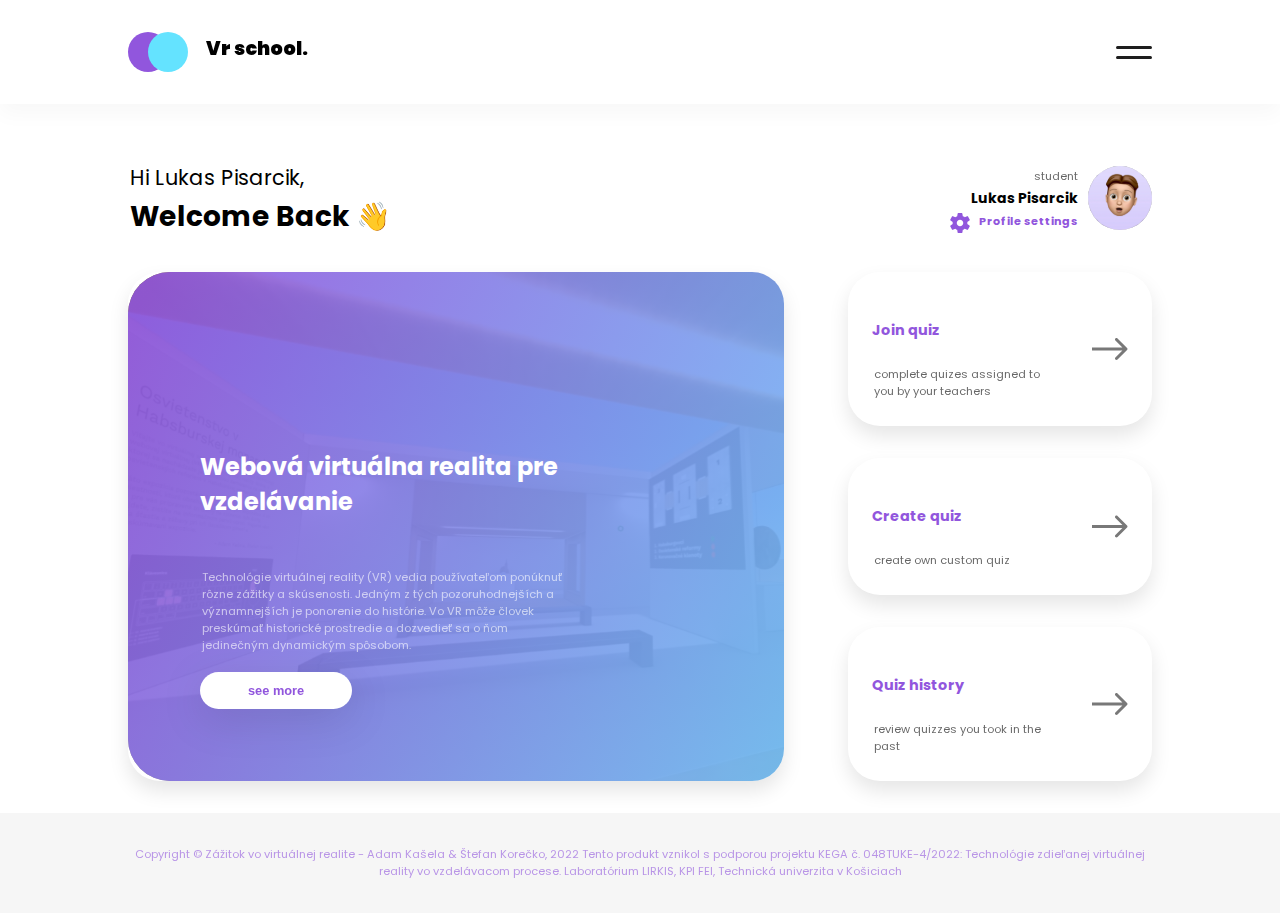
<file: src/index.html>
<!DOCTYPE html>
<html lang="en">
<head>
    <meta charset="UTF-8">
    <meta http-equiv="X-UA-Compatible" content="IE=edge">
    <meta name="viewport" content="width=device-width, initial-scale=1.0">
    <link rel="stylesheet" href="styles.css">
    <link rel="preconnect" href="https://fonts.googleapis.com"><link rel="preconnect" href="https://fonts.gstatic.com" crossorigin><link href="https://fonts.googleapis.com/css2?family=Poppins:wght@100;400;700;900&display=swap" rel="stylesheet">
    
    <title>Home</title>
</head>
<body>
    <div class="overlay"></div>
    <div class="sidebar">
        <div class="flexCol">
            <img src="assets/closeTest.svg" alt="" id="closeSidebar" width="50px">
            <div class="secondCol">
                <img src="assets/profile.svg" alt="">
                <p class="boldTest">Lukas Pisarcik</p>
                <p class="secondaryText">student</p>
            </div>
            <div class="secondCol">
                <p class="boldTest" id="joinBtn">Join Quiz</p>
                <p class="boldTest" id="createBtn">Create Quiz</p>
                <p class="boldTest" id="historyBtn">Quiz History</p>
                <p class="boldTest" id="profileBtn">Profile settings</p>
            </div>
            <a href="login.html">
                <img src="assets/logoutWhite.svg" alt="" width="30px">
            </a>
            </div>
    </div>
    <dialog id="testHistory" class="modal card">
        <div class="close">
            <img src="assets/close.svg" alt="" id="historyClose">            
        </div>
        <p class="boldText heading">Quiz history</p>
        <div class="quizOption">
            <div class="history">
                <div>
                    <p class="boldText">History test</p>
                    <p class="secondaryText">16.11.2022</p>
                </div>
                <div class="score">
                    <h5>SCORE</h5>
                    <p class="boldText">1.5/3</p>
                </div>
            </div>
            <a href="results.html" class="mainButton">preview</a>
        </div>
        <div class="quizOption">
            <div class="history">
                <div>
                    <p class="boldText">History test</p>
                    <p class="secondaryText">16.11.2022</p>
                </div>
                <div class="score">
                    <h5>SCORE</h5>
                    <p class="boldText">1.5/3</p>
                </div>
            </div>
            <a href="results.html" class="mainButton">preview</a>
        </div>
        <div class="quizOption">
            <div class="history">
                <div>
                    <p class="boldText">History test</p>
                    <p class="secondaryText">16.11.2022</p>
                </div>
                <div class="score">
                    <h5>SCORE</h5>
                    <p class="boldText">1.5/3</p>
                </div>
            </div>
            <a href="results.html" class="mainButton">preview</a>
        </div>
        <div class="quizOption">
            <div class="history">
                <div>
                    <p class="boldText">History test</p>
                    <p class="secondaryText">16.11.2022</p>
                </div>
                <div class="score">
                    <h5>SCORE</h5>
                    <p class="boldText">1.5/3</p>
                </div>
            </div>
            <a href="results.html" class="mainButton">preview</a>
        </div>
        <div class="quizOption">
            <div class="history">
                <div>
                    <p class="boldText">History test</p>
                    <p class="secondaryText">16.11.2022</p>
                </div>
                <div class="score">
                    <h5>SCORE</h5>
                    <p class="boldText">1.5/3</p>
                </div>
            </div>
            <a href="results.html" class="mainButton">preview</a>
        </div>
    </dialog>

    <dialog id="join" class="modal card">
        <div class="close">
            <img src="assets/close.svg" alt="" id="joinClose">            
        </div>
        <p class="boldText heading">Select quiz</p>
        <div class="quizOption">
            <div class="description">
                <div class="name">
                    <p class="boldText">History test</p>
                    <div class="language">
                        <img src="assets/language.svg">
                        <p class="colorText">SK</p>
                    </div>
                </div>
                <p class="secondaryText">
                    Habsburg monarchi quiz with interactive questions
                </p>
            </div>
            <a class="mainButton" href="test.html">Take quiz</a>
        </div>
        <div class="quizOption">
            <div class="description">
                <div class="name">
                    <p class="boldText">History test</p>
                    <div class="language">
                        <img src="assets/language.svg">
                        <p class="colorText">SK</p>
                    </div>
                </div>
                <p class="secondaryText">
                    Habsburg monarchi quiz with interactive questions
                </p>
            </div>
            <a class="mainButton" href="test.html">Take quiz</a>
        </div>
        <div class="quizOption">
            <div class="description">
                <div class="name">
                    <p class="boldText">History test</p>
                    <div class="language">
                        <img src="assets/language.svg">
                        <p class="colorText">SK</p>
                    </div>
                </div>
                <p class="secondaryText">
                    Habsburg monarchi quiz with interactive questions
                </p>
            </div>
            <a class="mainButton" href="test.html">Take quiz</a>
        </div>
        <div class="quizOption">
            <div class="description">
                <div class="name">
                    <p class="boldText">History test</p>
                    <div class="language">
                        <img src="assets/language.svg">
                        <p class="colorText">SK</p>
                    </div>
                </div>
                <p class="secondaryText">
                    Habsburg monarchi quiz with interactive questions
                </p>
            </div>
            <a class="mainButton" href="test.html">Take quiz</a>
        </div>
        <div class="quizOption">
            <div class="description">
                <div class="name">
                    <p class="boldText">History test</p>
                    <div class="language">
                        <img src="assets/language.svg">
                        <p class="colorText">SK</p>
                    </div>
                </div>
                <p class="secondaryText">
                    Habsburg monarchi quiz with interactive questions
                </p>
            </div>
            <a class="mainButton" href="test.html">Take quiz</a>
        </div>
    </dialog>

    
    <dialog class="modal card" id="profileSettings">
        <div class="close">
            <img src="assets/close.svg" alt="" id="profileClose">            
        </div>
        <p class="boldText heading">Select quiz</p>
        <div class="profileSettings">
            <div>
                <img src="assets/editProfile.svg" alt="">
                <p class="secondaryText">student</p>
                <p class="boldText">Lukas Pisarcik</p>
            </div>
            <div class="input">
                <div class="label">
                    <p class="smallBoldText">email</p>
                    <p class="colorText">change</p>
                </div>
                <input type="email" placeholder="luky.pisarcik@gmail.com">
            </div>
            <div class="input">
                <div class="label">
                    <p class="smallBoldText">password</p>
                    <p class="colorText">change</p>
                </div>
                <input type="password" placeholder="***********">
            </div>
            <button class="mainButton secondaryButton">Save</button>
            <a class="mainButton logout" href="login.html">
                    <p>Logout</p>
                    <img src="assets/logout.svg" alt="">
            </a>
        </div>
    </dialog>


    <dialog class="modal card" id="createQuiz">
        <div class="close">
            <img src="assets/close.svg" alt="" id="createClose">            
        </div>
        <p class="boldText heading">Create quiz</p>
        <div class="profileSettings">
            <input type="text" placeholder="Quiz name*">
            <input type="text" placeholder="Quiz description">
            <p class="boldText">Import petri net scenario</p>
            <div class="petriNet">
                <select name="petri net" id="petriNet" class="file select mainButton">
                    <option value="predefined">predefined</option>
                    <option value="predefined">predefined</option>
                    <option value="predefined">predefined</option>
                </select>
                <button class="file mainButton">
                    <p class="secondaryText">file from system</p>
                    <img src="assets/upload.svg" alt="">
                </button>
            </div>
            <p class="boldText">Invite people</p>
            <input type="text" placeholder="search for person">
            <div>
                <div class="groups">
                    <p class="active">groupTue</p>
                    <p class="active">groupTue</p>
                    <p>groupTue</p>
                    <p>groupTue</p>
                </div>
                <div class="groups">
                    <p>groupTue</p>
                    <p>groupTue</p>
                    <p>groupTue</p>
                    <p class="active">groupTue</p>
                </div>
            </div>
            <button id="createQuizBtn" class="mainButton secondaryButton">Create quiz</button>
        </div>
    </dialog>

    <div class="navbar">
        <div class="testik">
            <div class="logo">
                <img src="assets/logosvg.svg">
                <h3>Vr school.</h3>
            </div>
            <img src="assets/hamburger.svg" alt="" id="menu">
        </div>
    </div>

    <div class="container">
        <div class="mainContent">
            <div class="welcomeAndProfile">
                <div class="welcome">
                    <h2>Hi Lukas Pisarcik,</h2>
                    <h1>Welcome Back 👋</h1>
                </div>
                <div class="profile">
                    <div>
                        <p class="secondaryText">student</p>
                        <p class="boldText">Lukas Pisarcik</p>
                        <div class="settings" id="profileArrow">
                            <img src="assets/settings.svg" alt="">
                            <p class="colorText">Profile settings</p>
                        </div>
                    </div>
                    <img src="assets/profile.svg" alt="" class="profilePicture">
                </div>
            </div>
            <div class="selectionBoxes">
                <div class="about card">
                    <div class="content">
                        <h4>Webová virtuálna realita pre vzdelávanie</h4>
                        <p class="secondaryText">Technológie virtuálnej reality (VR) vedia používateľom ponúknuť rôzne zážitky a skúsenosti. Jedným z tých pozoruhodnejších a významnejších je ponorenie do histórie. Vo VR môže človek preskúmať historické prostredie a dozvedieť sa o ňom jedinečným dynamickým spôsobom.</p>
                        <button class="mainButton">see more</button>
                    </div>
                </div>
                <div class="quizBoxes">
                    <div class="card">
                        <div>
                            <h5>Join quiz</h5>
                            <p class="secondaryText">complete quizes assigned to you by your teachers</p>
                        </div>
                        <img src="assets/arrow.svg" alt="" id="joinArrow">
                    </div>
                    <div class="card">
                        <div>
                            <h5>Create quiz</h5>
                            <p class="secondaryText">create own custom quiz</p>
                        </div>
                        <img src="assets/arrow.svg" alt="" id="createArrow">
                    </div>
                    <div class="card">
                        <div>
                            <h5>Quiz history</h5>
                            <p class="secondaryText">review quizzes you took in the past  </p>
                        </div>
                        <img src="assets/arrow.svg" alt="" id="historyArrow">
                    </div>
                </div>
            </div>
        </div>
    </div>
    <footer class="footer">
        <p>
        Copyright © Zážitok vo virtuálnej realite - Adam Kašela & Štefan Korečko, 2022
        Tento produkt vznikol s podporou projektu KEGA č. 048TUKE-4/2022: Technológie zdieľanej virtuálnej reality vo vzdelávacom procese.
        Laboratórium LIRKIS, KPI FEI, Technická univerzita v Košiciach
        </p>
    </footer>
</body>
<script src="main.js"></script>
</html>
</file>
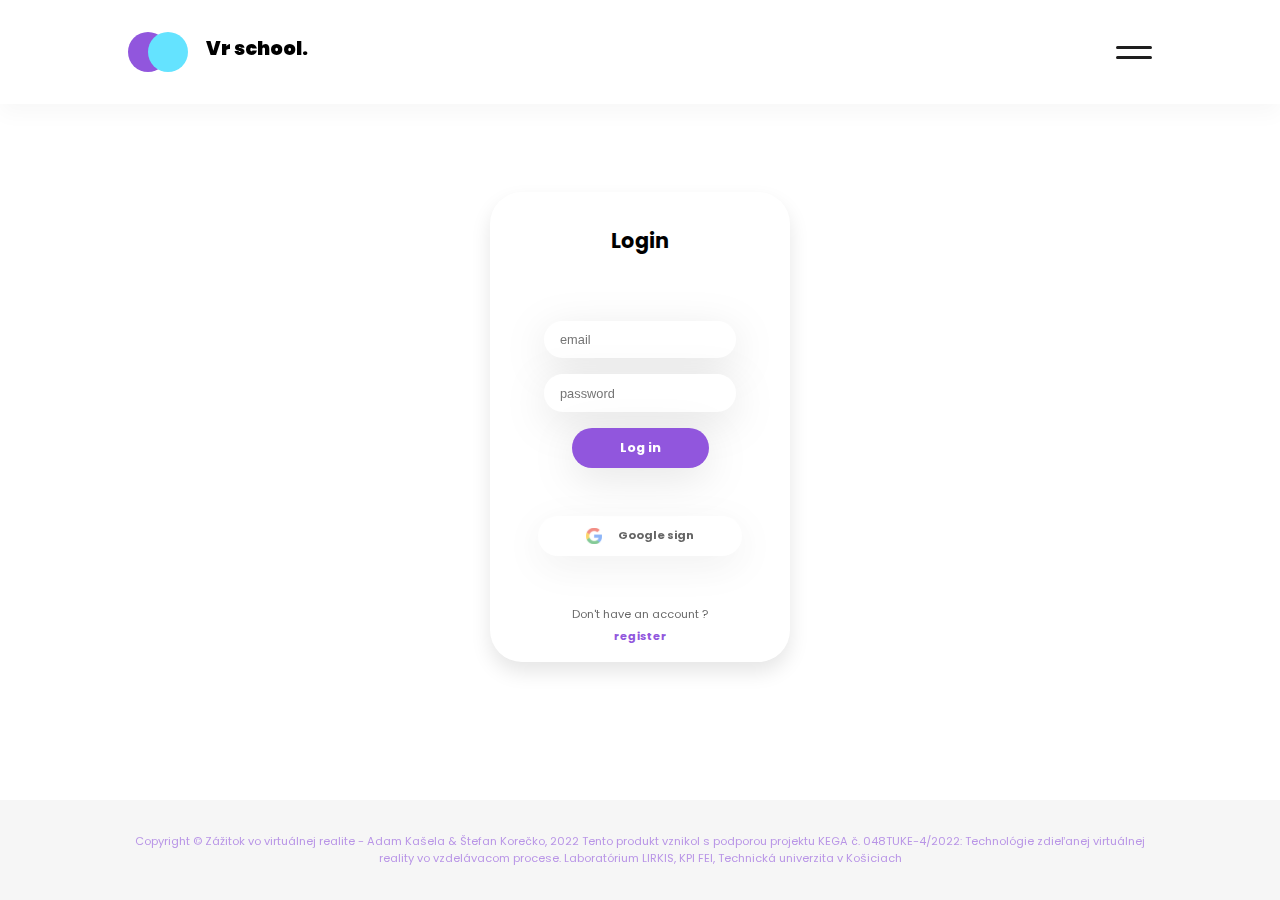
<file: src/login.html>
<!DOCTYPE html>
<html lang="en">
<head>
    <meta charset="UTF-8">
    <meta http-equiv="X-UA-Compatible" content="IE=edge">
    <meta name="viewport" content="width=device-width, initial-scale=1.0">
    <link rel="stylesheet" href="styles.css">
    <link rel="preconnect" href="https://fonts.googleapis.com"><link rel="preconnect" href="https://fonts.gstatic.com" crossorigin><link href="https://fonts.googleapis.com/css2?family=Poppins:wght@100;400;700;900&display=swap" rel="stylesheet">
    
    <title>Home</title>
</head>
<body>
    <div class="navbar">
        <div class="testik">
            <div class="logo">
                <img src="assets/logosvg.svg">
                <h3>Vr school.</h3>
            </div>
            <img src="assets/hamburger.svg" alt="" id="menu">
        </div>
    </div>
    <div class="container">
        <div class="mainContent">
            <div class="card center">
                <p class="boldText heading">Login</p>
                <div class="flex-col">
                    <div class="input">
                        <input type="email" placeholder="email">
                    </div>
                    <div class="input">
                        <input type="password" placeholder="password">
                    </div>
                    <a class="mainButton secondaryButton" href="index.html" style="color: white;">Log in</a>
           
                </div>
                <a class="mainButton" style="color: black; opacity: 0.6; font-size: 0.7rem;"href="index.html"><img src="assets/google.svg" width="16px" style="vertical-align: middle; margin-right: 1rem;">Google sign</a>
                <div style="text-align: center;">
                    <p class="secondaryText">Don't have an account ?</p>
                    <a href="register.html">register</a>    
                </div>
            </div>
        </div>
    </div>
    <footer class="footer">
        <p>
        Copyright © Zážitok vo virtuálnej realite - Adam Kašela & Štefan Korečko, 2022
        Tento produkt vznikol s podporou projektu KEGA č. 048TUKE-4/2022: Technológie zdieľanej virtuálnej reality vo vzdelávacom procese.
        Laboratórium LIRKIS, KPI FEI, Technická univerzita v Košiciach
        </p>
    </footer> 
</body>
</html>
</file>
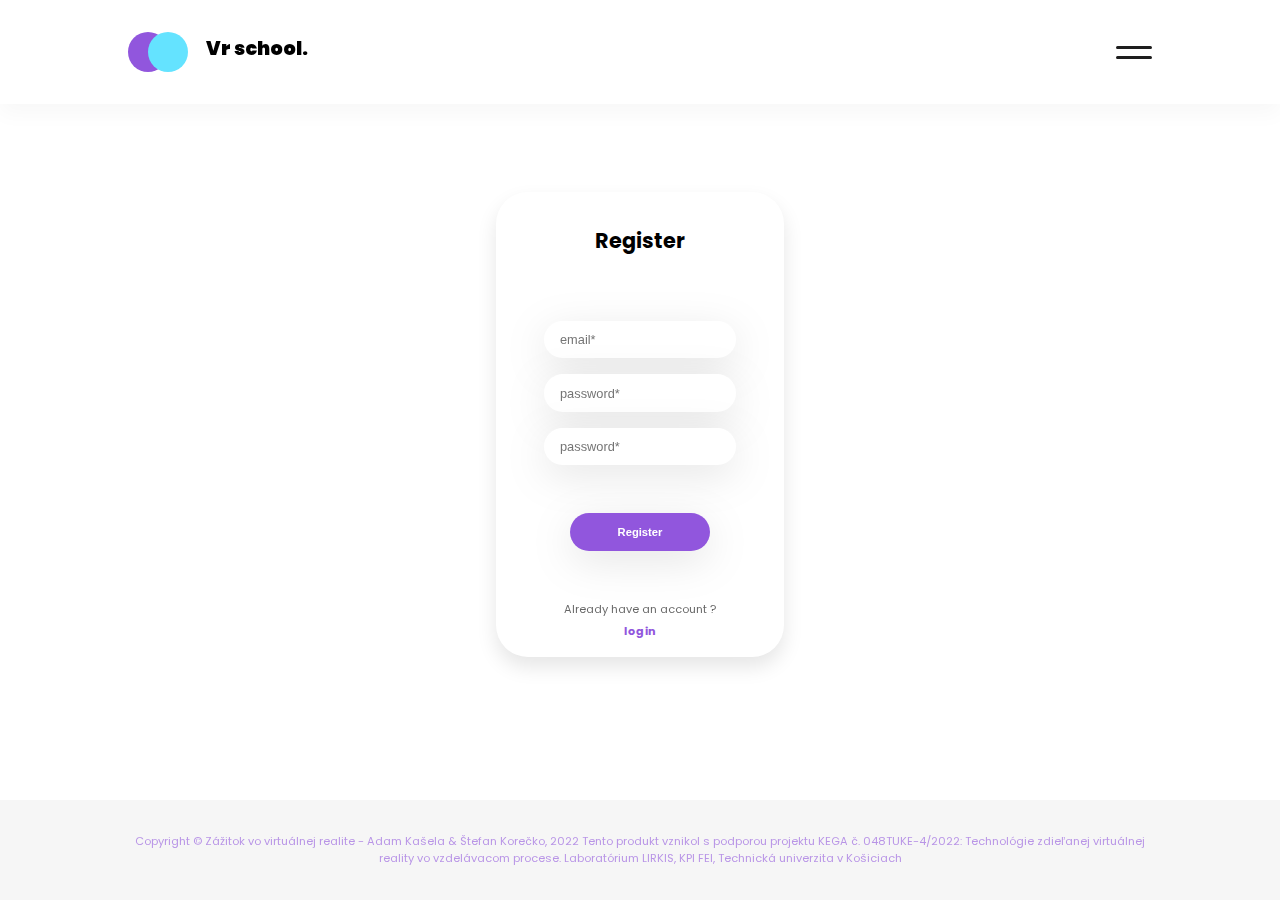
<file: src/register.html>
<!DOCTYPE html>
<html lang="en">
<head>
    <meta charset="UTF-8">
    <meta http-equiv="X-UA-Compatible" content="IE=edge">
    <meta name="viewport" content="width=device-width, initial-scale=1.0">
    <link rel="stylesheet" href="styles.css">
    <link rel="preconnect" href="https://fonts.googleapis.com"><link rel="preconnect" href="https://fonts.gstatic.com" crossorigin><link href="https://fonts.googleapis.com/css2?family=Poppins:wght@100;400;700;900&display=swap" rel="stylesheet">
    
    <title>Vr school</title>
</head>
<body>
    <div class="navbar">
        <div class="testik">
            <div class="logo">
                <img src="assets/logosvg.svg">
                <h3>Vr school.</h3>
            </div>
            <img src="assets/hamburger.svg" alt="" id="menu">
        </div>
    </div>
    <div class="container">
        <div class="mainContent">
            <div class="card center">
                <p class="boldText heading">Register</p>
                <div class="flex-col">
                    <div class="input">
                        <input type="email" placeholder="email*">
                    </div>
                    <div class="input">
                        <input type="password" placeholder="password*">
                    </div>
                    <div class="input">
                        <input type="password again" placeholder="password*">
                    </div>
                </div>
                <button class="mainButton secondaryButton" ><a href="login.html" style="color: white;">Register</a></button>
                <div style="text-align: center;">
                    <p class="secondaryText">Already have an account ?</p>
                    <a href="login.html">login</a>    
                </div>
            </div>
        </div>
    </div>
    <footer class="footer">
        <p>
        Copyright © Zážitok vo virtuálnej realite - Adam Kašela & Štefan Korečko, 2022
        Tento produkt vznikol s podporou projektu KEGA č. 048TUKE-4/2022: Technológie zdieľanej virtuálnej reality vo vzdelávacom procese.
        Laboratórium LIRKIS, KPI FEI, Technická univerzita v Košiciach
        </p>
    </footer> 
</body>
</html>
</file>
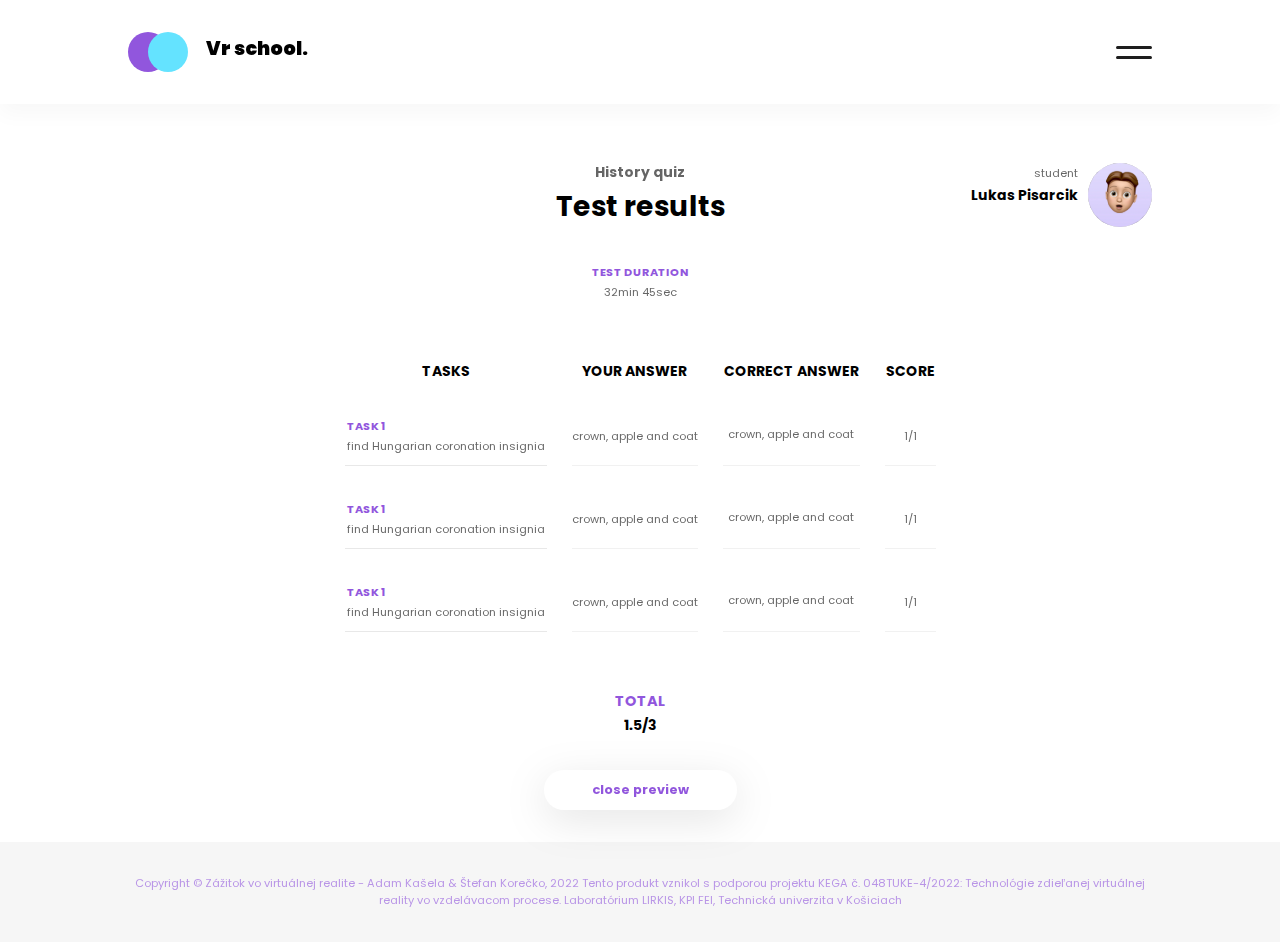
<file: src/results.html>
<!DOCTYPE html>
<html lang="en">
<head>
    <meta charset="UTF-8">
    <meta http-equiv="X-UA-Compatible" content="IE=edge">
    <meta name="viewport" content="width=device-width, initial-scale=1.0">
    <link rel="stylesheet" href="styles.css">
    <link rel="preconnect" href="https://fonts.googleapis.com"><link rel="preconnect" href="https://fonts.gstatic.com" crossorigin><link href="https://fonts.googleapis.com/css2?family=Poppins:wght@100;400;700;900&display=swap" rel="stylesheet">
    
    <title>Home</title>
</head>
<body>
    <div class="navbar">
        <div class="testik">
            <div class="logo">
                <img src="assets/logosvg.svg">
                <h3>Vr school.</h3>
            </div>
            <img src="assets/hamburger.svg" alt="" id="menu">
        </div>
    </div>
    <div class="container">
        <div class="mainContent">
            <div class="welcomeAndProfile">
                <div class="profile" style="opacity: 0;" id="invisible">
                    <div>
                        <p class="secondaryText">student</p>
                        <p class="boldText">Lukas Pisarcik</p>
                    </div>
                    <img src="assets/profile.svg" alt="" class="profilePicture">
                </div>
                <div class="welcome" style="text-align: center;">
                    <p class="boldText" style="opacity: 0.6;">History quiz</p>
                    <h1>Test results</h1>
                </div>
                <div class="profile">
                    <div>
                        <p class="secondaryText">student</p>
                        <p class="boldText">Lukas Pisarcik</p>
                    </div>
                    <img src="assets/profile.svg" alt="" class="profilePicture">
                </div>
            </div>

            <div class="results">
                <div style="text-align: center;">
                    <p class="colorText" style="font-weight: 700;">TEST DURATION</p>
                    <p class="secondaryText">32min 45sec</p>
                </div>
     
                <table cellspacing="25">
                    <tr>
                        <th class="boldText">TASKS</th>
                        <th class="boldText">YOUR ANSWER</th>
                        <th class="boldText">CORRECT ANSWER</th>
                        <th class="boldText">SCORE</th>
                    </tr>
                    <tr>
                        <td style="text-align: left;">
                            <p class="colorText">TASK 1</p>
                            <p class="secondaryText">find Hungarian coronation insignia</p>
                        </td>
                        <td class="secondaryText">crown, apple and coat</td>
                        <td class="secondaryText">crown, apple and coat</p></td>
                        <td class="secondaryText">1/1</td>
                    </tr>
                    <tr>
                        <td style="text-align: left;">
                            <p class="colorText">TASK 1</p>
                            <p class="secondaryText">find Hungarian coronation insignia</p>
                        </td>
                        <td class="secondaryText">crown, apple and coat</td>
                        <td class="secondaryText">crown, apple and coat</p></td>
                        <td class="secondaryText">1/1</td>
                    </tr>
                    <tr>
                        <td style="text-align: left;">
                            <p class="colorText">TASK 1</p>
                            <p class="secondaryText">find Hungarian coronation insignia</p>
                        </td>
                        <td class="secondaryText">crown, apple and coat</td>
                        <td class="secondaryText">crown, apple and coat</p></td>
                        <td class="secondaryText">1/1</td>
                    </tr>
                </table>

                <div style="text-align: center;">
                    <p class="colorText" style="font-size: 0.9rem; font-weight: 700;">TOTAL</p>
                    <p class="boldText">1.5/3</p>
                </div>
                <a href="index.html" class="mainButton">close preview</a>
            </div>
        </div>
    </div>
    <footer class="footer">
        <p>
        Copyright © Zážitok vo virtuálnej realite - Adam Kašela & Štefan Korečko, 2022
        Tento produkt vznikol s podporou projektu KEGA č. 048TUKE-4/2022: Technológie zdieľanej virtuálnej reality vo vzdelávacom procese.
        Laboratórium LIRKIS, KPI FEI, Technická univerzita v Košiciach
        </p>
    </footer>

</body>
</html>
</file>
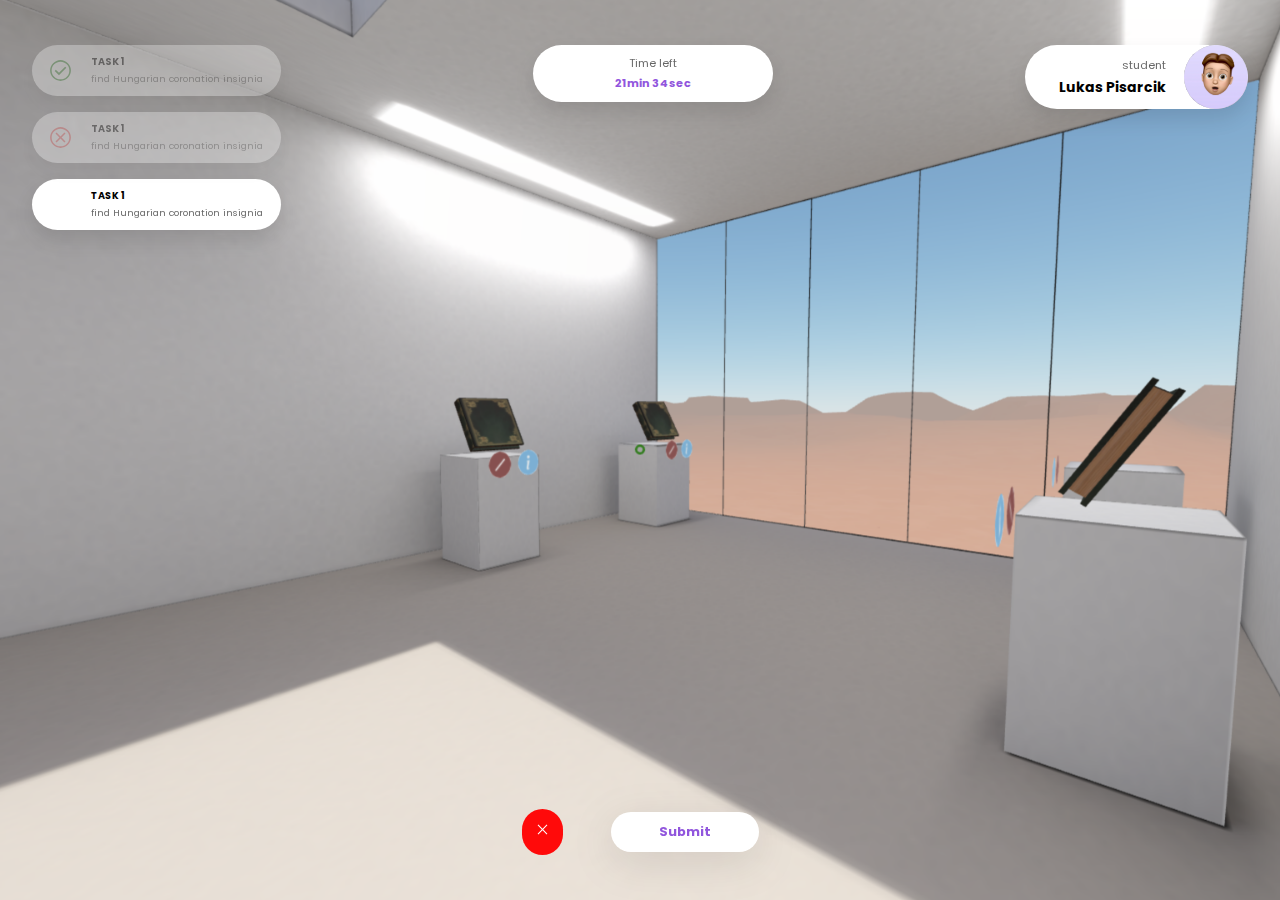
<file: src/test.html>
<!DOCTYPE html>
<html lang="en">
<head>
    <meta charset="UTF-8">
    <meta http-equiv="X-UA-Compatible" content="IE=edge">
    <meta name="viewport" content="width=device-width, initial-scale=1.0">
    <link rel="stylesheet" href="styles.css">
    <link rel="preconnect" href="https://fonts.googleapis.com"><link rel="preconnect" href="https://fonts.gstatic.com" crossorigin><link href="https://fonts.googleapis.com/css2?family=Poppins:wght@100;400;700;900&display=swap" rel="stylesheet">
    <title>Home</title>
</head>
<body class="helper">
    <div class="vr">
        <div class="top">
            <div class="tasks">
                <div class="card task completed">
                    <img src="assets/done.svg" alt="">
                    <div>
                        <p class="boldText">TASK 1</p>
                        <p style="opacity: 0.6;">find Hungarian coronation insignia </p>
                    </div>
                </div>
                <div class="card task completed">
                    <img src="assets/failed.svg" alt="">
                    <div>
                        <p class="boldText">TASK 1</p>
                        <p style="opacity: 0.6;">find Hungarian coronation insignia </p>
                    </div>
                </div>
                <div class="card task">
                    <img src="assets/done.svg" alt="" style="opacity: 0;">
                    <div>
                        <p class="boldText">TASK 1</p>
                        <p style="opacity: 0.6;">find Hungarian coronation insignia </p>
                    </div>
                </div>
            </div>
            <div>
                <div class="card time">
                    <p class="secondaryText">Time left</p>
                    <p class="colorText">21min 34sec</p>
                </div>  
            </div> 
            <div>
                <div class="card vrProfile">
                    <div>
                        <p class="secondaryText">student</p>
                        <p class="boldText">Lukas Pisarcik</p>
                    </div>
                    <img src="assets/profile.svg" alt="">
                </div>
            </div> 
        </div>
        <div class="bottom">
            <div>
                <div class="closeTest">
                    <a href="index.html">
                        <img src="assets/closeTest.svg" alt="" width="25px">
                    </a>    
                </div>
            </div>
            <div>
                <a href="results.html" class="mainButton" >Submit</a>
            </div>
        </div>
    </div>
</body>
</html>
</file>
<file: src/styles.css>
:root {
    --purple-color: #9156DD;
    --footer-color: #F6F6F6
  }

body{
    font-family: 'Poppins', sans-serif;
    margin: 0;
    padding: 0;
    font-size: 14px;
    width: 100vw;
    height: 100vh;
    display: flex;
    flex-direction: column;
    justify-content: space-between;
    gap: 2rem;
}

p, h1, h3, h2{
    padding: 1px !important;
    margin: 1px !important;
}

a{
    color: var(--purple-color);
    text-decoration: none;
    font-size: 0.7rem;
    font-weight: 700;
}


h2{
    font-size: 1.3rem;
    font-weight: 400;
}

h3{
    font-size: 1.2rem;
    font-weight: 900;
}

h4{
    font-size: 1.5rem;
}

h5{
    color: var(--purple-color);
    font-size: 0.9rem;
}

#menu, #profileArrow, #joinArrow, #createArrow, #historyArrow, #joinClose, #historyClose, #createClose, #profileClose, #closeSidebar,  #joinBtn, #createBtn, #historyBtn, #profileBtn{
    cursor: pointer;
}


.container{
    width: 80%;
    display: flex;
    flex-direction: column;
    margin: 0 auto;
    margin-top: 5rem;
}

.testik{
    width: 80%;
    margin: 0 auto;
    display: flex;
    flex-direction: row;
    justify-content: space-between;
    align-items: center;
    padding: 2rem 0;
}

.navbar{
    width: 100%;
    position: fixed;
    background-color: white;
    z-index: 1;
    box-shadow: 0px 10px 20px rgba(0, 0, 0, 0.03);
}

.logo{
    display: flex;
    flex-direction: row;
    gap: 1rem;
}

.welcomeAndProfile{
    display: flex;
    flex-direction: row;
    justify-content: space-between;
    align-items: center;
    padding-bottom: 2rem;
    padding-top: 5rem;
}

.profile{
    display: flex;
    flex-direction: row;
    gap: 0.5rem;
    text-align: right;
    align-items:flex-start;
    height: 70%;
}

.secondaryText{
    opacity: 0.6;
    font-size: 0.7rem;
}

.boldText{
    font-weight: 700;
}

.settings{
    font-size: 0.7rem;
    display: flex;
    flex-direction: row;
    gap: 0.3rem;
    color: var(--purple-color);
}

.profilePicture{
    width: 4rem;
}

.card{
    box-shadow: 0px 10px 20px rgba(0, 0, 0, 0.1);
    border-radius: 2rem;
    padding: 1.5rem;
    background-color: white;
}

.selectionBoxes{
    display: flex;
    flex-direction: row;
    gap: 4rem;
}

.about{
    flex:2;
    background: url("assets/coverPhoto.svg");
    background-size: cover;
    color: white;
    display: flex;
    flex-direction: column;
    justify-content: flex-end;
}

.content{
    display: flex;
    flex-direction: column;
    gap: 1rem;
    padding: 3rem;
    width: 60%;
}

.quizBoxes{
    flex: 1;
    gap: 2rem;
    display: flex;
    flex-direction: column;
}

.quizBoxes .card{
    display: flex;
    flex-direction: row;
    justify-content: space-between;
    gap: 2rem;
}

.mainButton{
    max-width: fit-content;
    border: none;
    background-color: white;
    border-radius: 3rem;
    padding: 0.7rem 3rem;
    color: var(--purple-color);
    font-size: 0.8rem;
    font-weight: 700;
    filter: drop-shadow(0px 10px 20px rgba(0, 0, 0, 0.1));
}

.footer{
    background-color: var(--footer-color);
    width: 100%;
    padding:2rem 0;
    text-align: center;
    color: var(--purple-color);
    font-size: 0.7rem;
}

.footer p{
    max-width: 80%;
    opacity: 0.6;
    margin: 0 auto !important;
}

.modal{
    max-width: 70vw;
    max-height: 70vh;
    border: none;
    text-align: center;
}

.modal::backdrop{
    background: black;
    opacity: 0.6;
}

.quizOption{
    display: flex;
    flex-direction: row;
    justify-content: space-between;
    padding: 1rem 1.5rem;
    align-items: center;
    gap: 2rem;
    border-bottom: 0.5px solid rgba(30, 30, 30, 0.1);
}

.quizOption .secondaryText{
    text-align: left;
    width: 70%;
}

.name{
    display: flex;
    gap: 1rem;
}

.language{
    display: flex;
    align-items: center;
    justify-content: center;
}
.language img{
    width: 12px;
}
.colorText{
    color: var(--purple-color);
    font-size: 0.7rem;
    font-weight: 700;
}

.smallBoldText{
    font-size: 0.7rem;
    font-weight: 700;
}

.close{
    text-align: right;
    width: 100%;
}

.heading{
    font-size: 1.3rem;
    margin: 1rem 0 !important;
}

.profileSettings{
    display: flex;
    flex-direction: column;
    gap: 1.5rem;
    min-width: 20vw;
    padding: 0 2rem;
    justify-content: center;
    align-items: center;
}

.profileSettings img{
    width: min-content;
}

.label{
    display: flex;
    flex-direction: row;
    width: 100%;
    justify-content: space-between;
}

input{
    border: none;
    background-color: white;
    width: 10rem;
    border-radius: 3rem;
    padding: 0.7rem 1rem;
    font-size: 0.8rem;
    font-weight: 400;
    text-align: left;
    filter: drop-shadow(0px 10px 20px rgba(0, 0, 0, 0.1));
}

.secondaryButton{
    width:85%;
    color: white;
    background-color: var(--purple-color);
}

.logout{
    color: #FF0A0A;
    display: flex;
    gap: 1rem;
    margin: 1.5rem 0;
}
.logout p{
    opacity: 0.6;
}

.center{
    max-width: max-content;
    padding: 1rem 3rem !important;
    margin: 0 auto;
    display: flex;
    flex-direction: column;
    gap: 3rem;
    justify-content: center;
    align-items: center;
    width: 100%;
    align-self: center;
    margin-top: 7rem;
}

.flex-col{
    display: flex;
    flex-direction: column;
    justify-content: center;
    align-items: center;
    gap: 1rem;
}

.history{
    display: flex;
    flex-direction: row;
    gap: 3rem;
}

.history h5{
    padding: 0;
    margin: 0;
}

.score, .score h5{
    font-size: 0.7rem !important;
}

#testHistory{
    min-width: 40vw;
}

.results{
    width: 100%;
    display: flex;
    flex-direction: column;
    justify-content: center;
    align-items: center;
    gap: 2rem;
}

table{
    min-width: 60%;
    table-layout: fixed;
}

td{
    vertical-align: middle;
    text-align: center;
    border-bottom: 0.5px solid rgba(30, 30, 30, 0.1);
    padding: 0.5rem 0rem;
}

.vr{
    display: flex;
    flex-direction: column;
    justify-content: space-between;
    align-items: center;
    width: 95vw;
    height: 90vh;    
}

.top{
    display: flex;
    justify-content: space-between;
    width: 100%;
}

.bottom{
    display: flex;
    gap: 3rem;
    align-items: center;
    justify-content: center;
}

.task{
    display: flex;
    gap: 1rem;
    padding: 0.5rem 1rem;
}

.tasks{
    display: flex;
    flex-direction: column;
    gap: 1rem;
    font-size: 0.6rem !important;
}

.completed{
    opacity: 0.3 !important;
}

.tasks img{
    width: 25px;
}

.helper{
    display: flex; 
    flex-direction: column; 
    justify-content: center; 
    align-items: center;
    background-image: url(assets/bg.png);
    background-size: cover;
    background-repeat: no-repeat;
    background-position: center center;    
}

.vrProfile{
    display: flex;
    gap: 1rem;
    padding: 0;
    padding-left: 2rem;
    align-items: center;
}

.vrProfile div{
    text-align: right;
}

.vrProfile img{
    width: 4rem;
}

.time{
    padding: 0.5rem 5rem;
    text-align: center;
}

.closeTest{
    background-color: #FF0A0A;
    color: white;
    display: flex;
    padding: 0.5rem;
    border-radius: 3rem;
}

.groups{
    display: flex;
    max-width: 250px;
    gap: 0.1rem;
}

.groups p{
    font-size: 0.5rem;
    opacity: 0.6;
    border: 0.5px solid rgba(30, 30, 30, 0.6);
    padding: 0.2rem 0.5rem !important;
    border-radius: 3rem;
}

.active{
    color: #44953D;
    border-color: #44953D !important;
}

.petriNet{
    display: flex;
    width: 100%;
    justify-content: space-around;
}

.file {
    display: flex;
    align-items: center;
    color: black !important;
    padding: 0.5rem 1rem;
    border-radius: 0.5rem;
}

.popup{
    z-index: 5;
    position: fixed;
    top: 2rem;
    left: 40%;
    background-color: var(--footer-color);
    border-left: #9156DD 5px solid;
    border-radius: 5px;
    width: 300px;
    height: 110px;
    box-shadow: 0px 10px 20px rgba(0, 0, 0, 0.1);
    animation: show_slide 1s ease forwards;
}

.hide{
    animation: hide_slide 0.5s ease forwards;
}

@keyframes hide_slide {
    100%{
        transform: translateY(-130%);
    }
}

@keyframes show_slide {
    0%{
        transform: translateY(-120%);
    }
}

.popDiv{
    width: 90%;
    height: 100%;
    display: flex;
    justify-content: space-between;
    align-items: center;
}

.popDiv img{
    opacity: 0.6;
}

.sidebar{
    display: none;
    height: 100vh;
    position: fixed;
    right: -100%;
    top: 0;
    bottom: 0;
    width: 25vw;
    align-items: center;
    justify-content: space-between;
    background-color: var(--purple-color);
    color: white;
    z-index: 10;
    animation: showMenu 400ms ease forwards;
}

.flexCol{
    width: 100%;
    height: 100%;
    display: flex;
    flex-direction: column;
    justify-content: center;
    gap: 2rem;
    align-items: center;
    text-align: center;
    font-size: 1.1rem;
}

.overlay{
    display: none;
    width: 100vw;
    height: 100vh;
    background-color: black;
    position: fixed;
    top: 0;
    left: 0;
    z-index: 9;
    opacity: 0.7;
}

@keyframes showMenu{
    to{
        right: 0;
    }
}


@media only screen and (max-width: 900px) {
    .selectionBoxes{
        flex-direction: column !important;
    }
    .content{
        width: 85%;
        padding: 1rem;
    }

    .popup{
        left: 30%;
    }

    .sidebar{
        width: 60vw;
    }

    .vrProfile{
        display: none;
    }

    .top{
        flex-direction: column;
        gap: 0.5rem;
        width: fit-content;
    }

    .tasks{
        order: 3;
    }

    .completed{
        display: none;
    }
}

@media only screen and (max-width: 800px) {
    .profile{
        display: flex;
        justify-content: center;
        align-items: flex-end;
        flex-direction: column !important;
    }
    .profilePicture{
        order: -1;
    }

    .quizOption{
        flex-direction: column;
        justify-content: center;
        align-items: center;
        text-align: center;
    }

    .description{
        display: flex;
        flex-direction: column;
        width: 100%;
        justify-content: center;
        align-items: center;
    }

    .quizOption .secondaryText{
        text-align: center;
    }

    .popup{
        left: 10%;
    }

    .sidebar{
        width: 100vw;
    }
}
</file>
